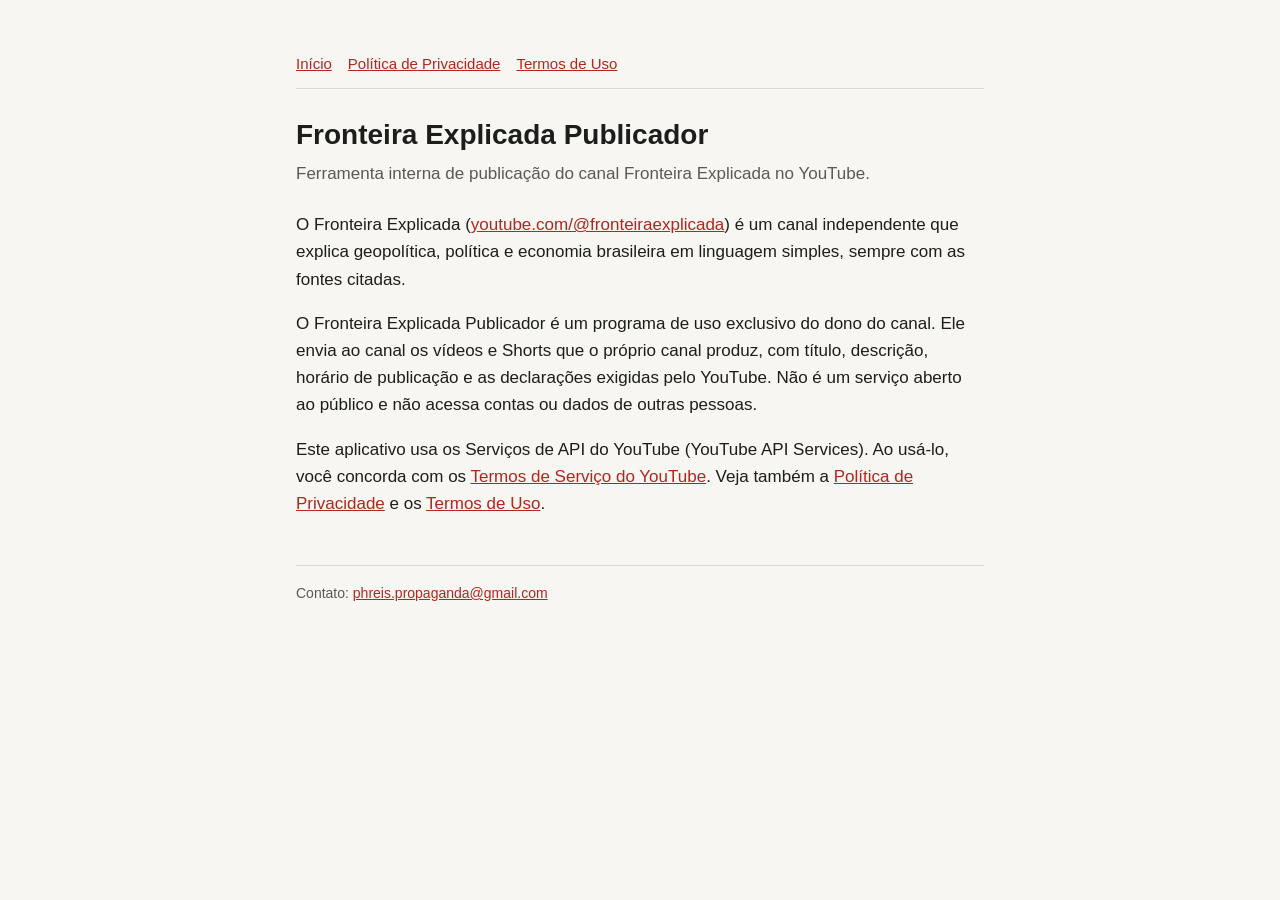
<file: index.html>
<!doctype html>
<html lang="pt-BR">
<head>
<meta charset="utf-8">
<meta name="viewport" content="width=device-width, initial-scale=1">
<title>Fronteira Explicada Publicador</title>
<link rel="stylesheet" href="estilo.css">
</head>
<body>
<main>
<nav><a href="./">Início</a><a href="privacidade.html">Política de Privacidade</a><a href="termos.html">Termos de Uso</a></nav>
<h1>Fronteira Explicada Publicador</h1>
<p class="sub">Ferramenta interna de publicação do canal Fronteira Explicada no YouTube.</p>
<p>O Fronteira Explicada (<a href="https://www.youtube.com/@fronteiraexplicada">youtube.com/@fronteiraexplicada</a>) é um canal independente que explica geopolítica, política e economia brasileira em linguagem simples, sempre com as fontes citadas.</p>
<p>O Fronteira Explicada Publicador é um programa de uso exclusivo do dono do canal. Ele envia ao canal os vídeos e Shorts que o próprio canal produz, com título, descrição, horário de publicação e as declarações exigidas pelo YouTube. Não é um serviço aberto ao público e não acessa contas ou dados de outras pessoas.</p>
<p>Este aplicativo usa os Serviços de API do YouTube (YouTube API Services). Ao usá-lo, você concorda com os <a href="https://www.youtube.com/t/terms">Termos de Serviço do YouTube</a>. Veja também a <a href="privacidade.html">Política de Privacidade</a> e os <a href="termos.html">Termos de Uso</a>.</p>
<footer>Contato: <a href="mailto:phreis.propaganda@gmail.com">phreis.propaganda@gmail.com</a></footer>
</main>
</body>
</html>
</file>
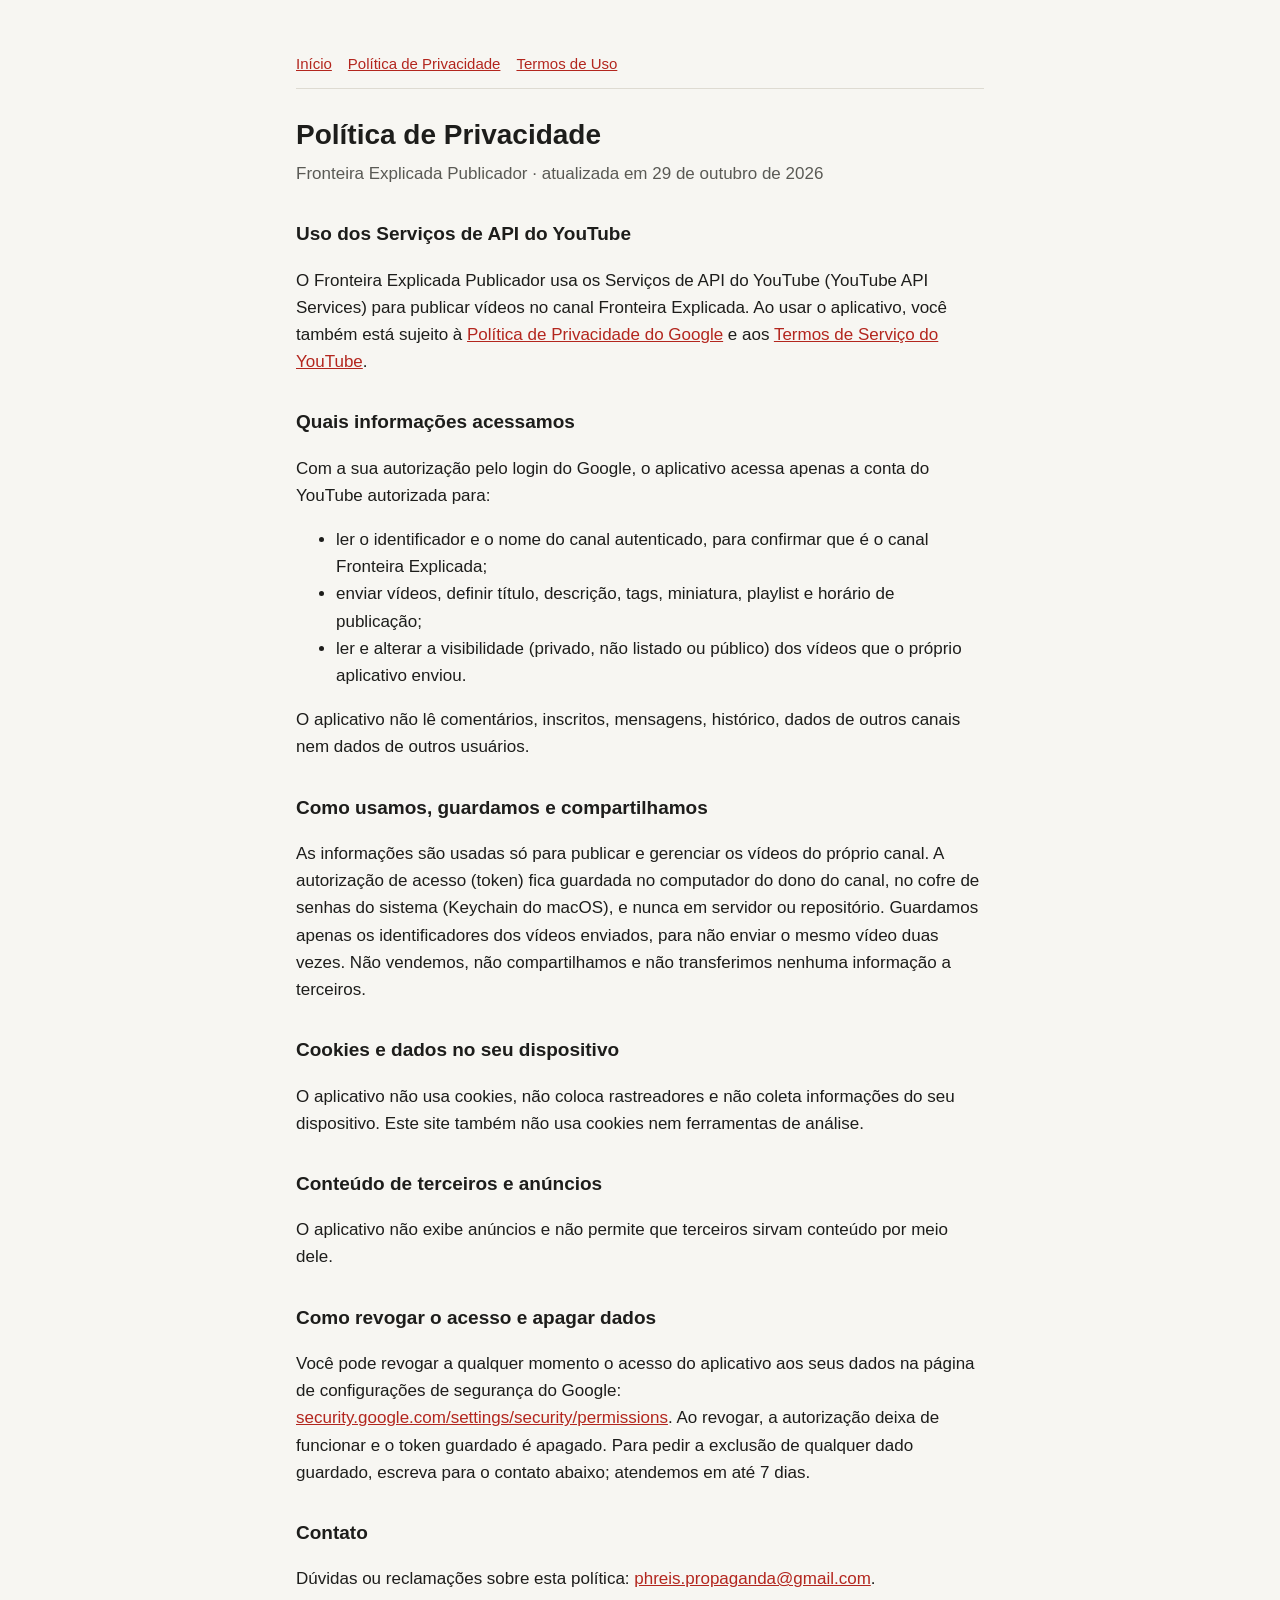
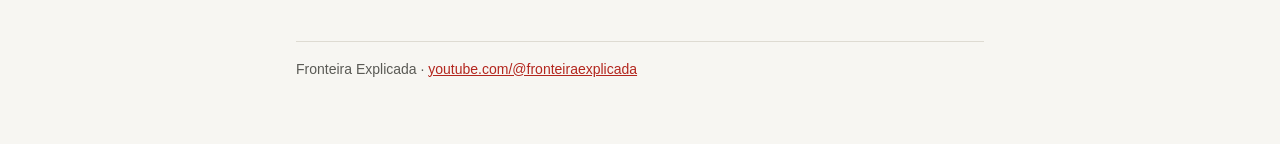
<file: privacidade.html>
<!doctype html>
<html lang="pt-BR">
<head>
<meta charset="utf-8">
<meta name="viewport" content="width=device-width, initial-scale=1">
<title>Política de Privacidade</title>
<link rel="stylesheet" href="estilo.css">
</head>
<body>
<main>
<nav><a href="./">Início</a><a href="privacidade.html">Política de Privacidade</a><a href="termos.html">Termos de Uso</a></nav>
<h1>Política de Privacidade</h1>
<p class="sub">Fronteira Explicada Publicador · atualizada em 29 de outubro de 2026</p>

<h2>Uso dos Serviços de API do YouTube</h2>
<p>O Fronteira Explicada Publicador usa os Serviços de API do YouTube (YouTube API Services) para publicar vídeos no canal Fronteira Explicada. Ao usar o aplicativo, você também está sujeito à <a href="http://www.google.com/policies/privacy">Política de Privacidade do Google</a> e aos <a href="https://www.youtube.com/t/terms">Termos de Serviço do YouTube</a>.</p>

<h2>Quais informações acessamos</h2>
<p>Com a sua autorização pelo login do Google, o aplicativo acessa apenas a conta do YouTube autorizada para:</p>
<ul>
<li>ler o identificador e o nome do canal autenticado, para confirmar que é o canal Fronteira Explicada;</li>
<li>enviar vídeos, definir título, descrição, tags, miniatura, playlist e horário de publicação;</li>
<li>ler e alterar a visibilidade (privado, não listado ou público) dos vídeos que o próprio aplicativo enviou.</li>
</ul>
<p>O aplicativo não lê comentários, inscritos, mensagens, histórico, dados de outros canais nem dados de outros usuários.</p>

<h2>Como usamos, guardamos e compartilhamos</h2>
<p>As informações são usadas só para publicar e gerenciar os vídeos do próprio canal. A autorização de acesso (token) fica guardada no computador do dono do canal, no cofre de senhas do sistema (Keychain do macOS), e nunca em servidor ou repositório. Guardamos apenas os identificadores dos vídeos enviados, para não enviar o mesmo vídeo duas vezes. Não vendemos, não compartilhamos e não transferimos nenhuma informação a terceiros.</p>

<h2>Cookies e dados no seu dispositivo</h2>
<p>O aplicativo não usa cookies, não coloca rastreadores e não coleta informações do seu dispositivo. Este site também não usa cookies nem ferramentas de análise.</p>

<h2>Conteúdo de terceiros e anúncios</h2>
<p>O aplicativo não exibe anúncios e não permite que terceiros sirvam conteúdo por meio dele.</p>

<h2>Como revogar o acesso e apagar dados</h2>
<p>Você pode revogar a qualquer momento o acesso do aplicativo aos seus dados na página de configurações de segurança do Google: <a href="https://security.google.com/settings/security/permissions">security.google.com/settings/security/permissions</a>. Ao revogar, a autorização deixa de funcionar e o token guardado é apagado. Para pedir a exclusão de qualquer dado guardado, escreva para o contato abaixo; atendemos em até 7 dias.</p>

<h2>Contato</h2>
<p>Dúvidas ou reclamações sobre esta política: <a href="mailto:phreis.propaganda@gmail.com">phreis.propaganda@gmail.com</a>.</p>

<footer>Fronteira Explicada · <a href="https://www.youtube.com/@fronteiraexplicada">youtube.com/@fronteiraexplicada</a></footer>
</main>
</body>
</html>
</file>
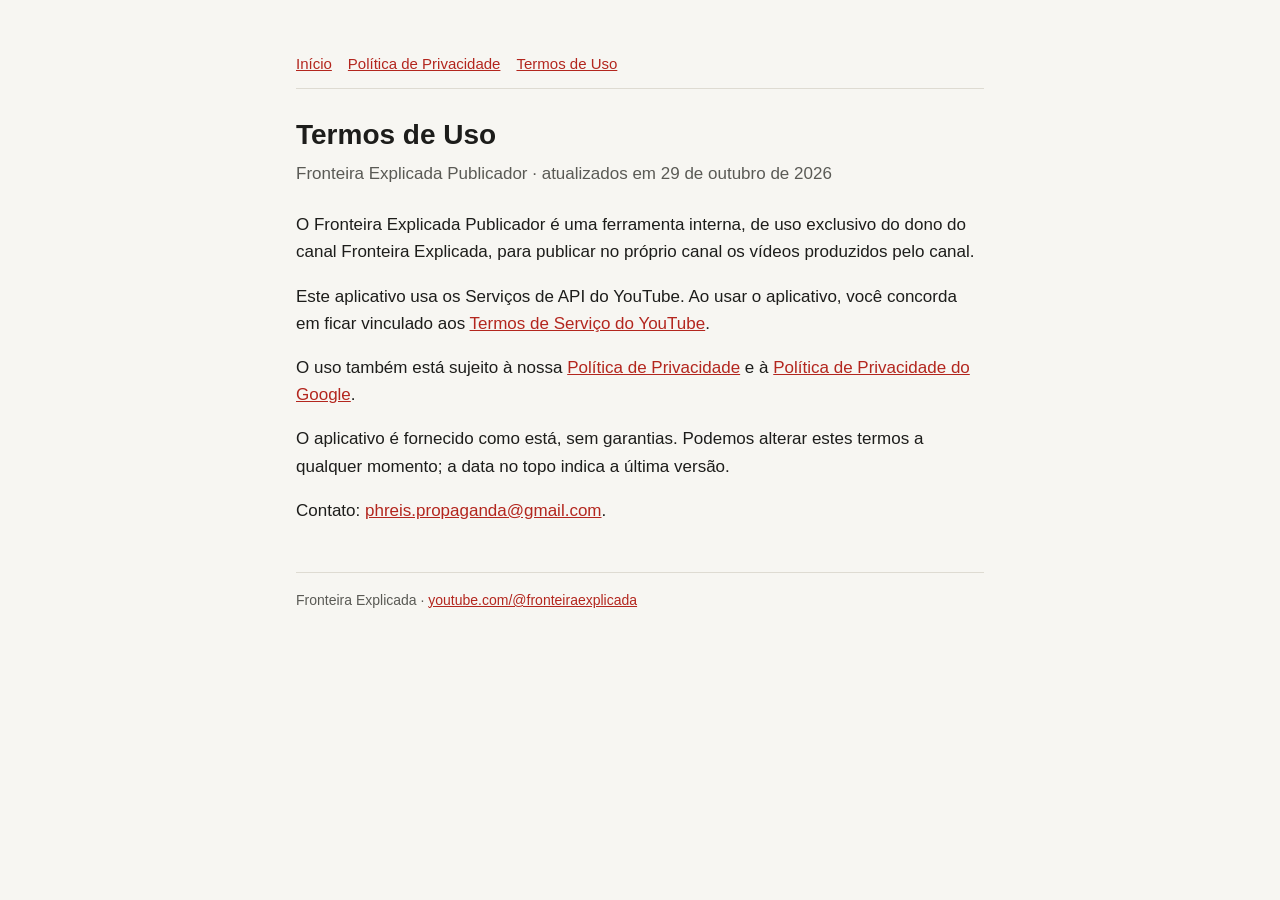
<file: termos.html>
<!doctype html>
<html lang="pt-BR">
<head>
<meta charset="utf-8">
<meta name="viewport" content="width=device-width, initial-scale=1">
<title>Termos de Uso</title>
<link rel="stylesheet" href="estilo.css">
</head>
<body>
<main>
<nav><a href="./">Início</a><a href="privacidade.html">Política de Privacidade</a><a href="termos.html">Termos de Uso</a></nav>
<h1>Termos de Uso</h1>
<p class="sub">Fronteira Explicada Publicador · atualizados em 29 de outubro de 2026</p>
<p>O Fronteira Explicada Publicador é uma ferramenta interna, de uso exclusivo do dono do canal Fronteira Explicada, para publicar no próprio canal os vídeos produzidos pelo canal.</p>
<p>Este aplicativo usa os Serviços de API do YouTube. Ao usar o aplicativo, você concorda em ficar vinculado aos <a href="https://www.youtube.com/t/terms">Termos de Serviço do YouTube</a>.</p>
<p>O uso também está sujeito à nossa <a href="privacidade.html">Política de Privacidade</a> e à <a href="http://www.google.com/policies/privacy">Política de Privacidade do Google</a>.</p>
<p>O aplicativo é fornecido como está, sem garantias. Podemos alterar estes termos a qualquer momento; a data no topo indica a última versão.</p>
<p>Contato: <a href="mailto:phreis.propaganda@gmail.com">phreis.propaganda@gmail.com</a>.</p>
<footer>Fronteira Explicada · <a href="https://www.youtube.com/@fronteiraexplicada">youtube.com/@fronteiraexplicada</a></footer>
</main>
</body>
</html>
</file>
<file: estilo.css>
:root{--fundo:#f7f6f2;--texto:#1d1d1b;--suave:#5a5a55;--linha:#dedbd2;--destaque:#b3261e}
@media (prefers-color-scheme:dark){:root{--fundo:#141413;--texto:#ecebe6;--suave:#a5a49d;--linha:#33332f;--destaque:#ef6b5f}}
*{box-sizing:border-box}
body{margin:0;background:var(--fundo);color:var(--texto);font:17px/1.6 -apple-system,BlinkMacSystemFont,"Segoe UI",Roboto,sans-serif}
main{max-width:720px;margin:0 auto;padding:40px 16px 64px}
h1{font-size:28px;line-height:1.25;margin:0 0 8px}
h2{font-size:19px;margin:32px 0 8px}
p,li{color:var(--texto)}
.sub{color:var(--suave);margin:0 0 24px}
a{color:var(--destaque)}
nav{display:flex;gap:16px;flex-wrap:wrap;padding:12px 0;border-bottom:1px solid var(--linha);margin-bottom:28px;font-size:15px}
footer{margin-top:48px;padding-top:16px;border-top:1px solid var(--linha);color:var(--suave);font-size:14px}
</file>
